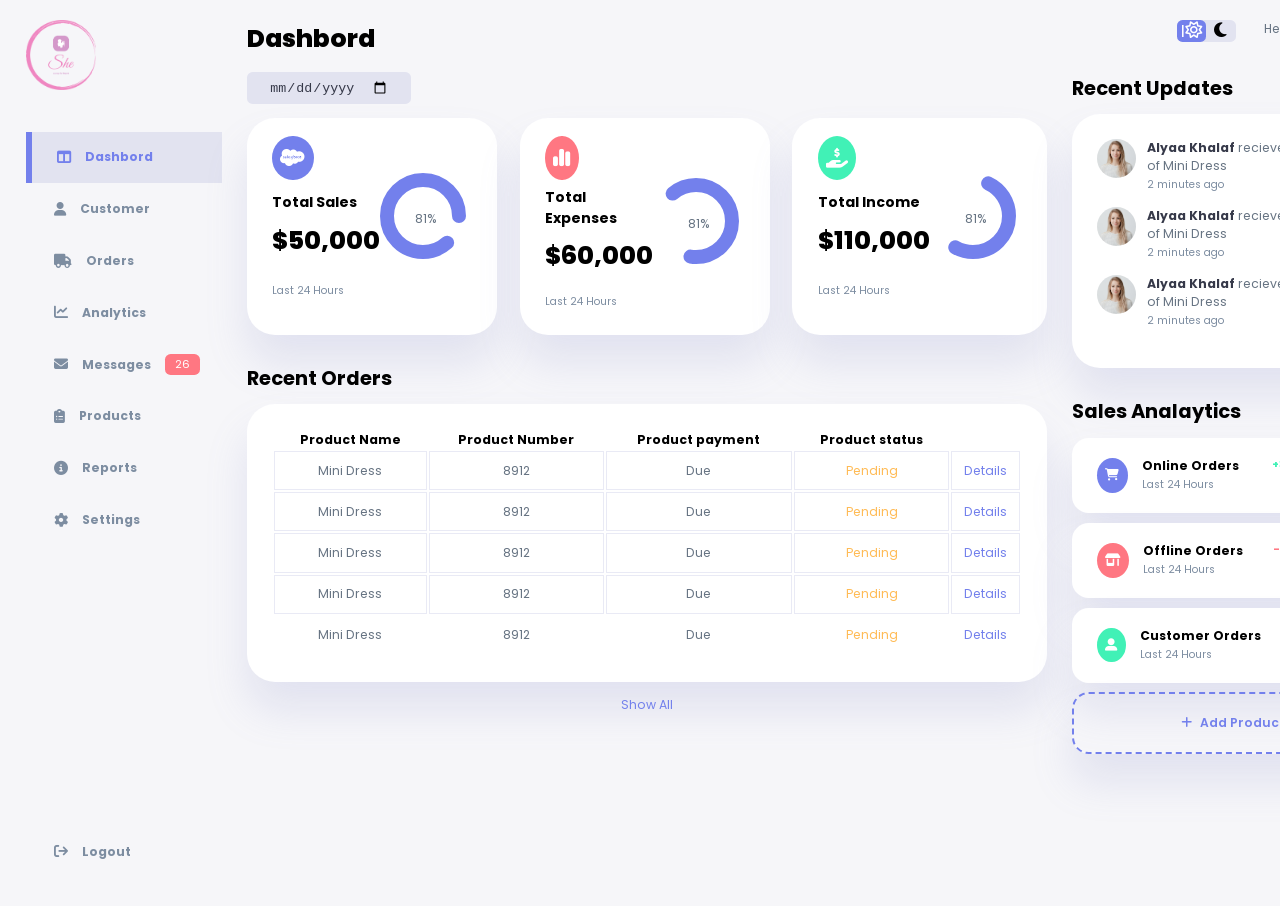
<file: admin page/index.html>
<!DOCTYPE html>
<html lang="en">
  <head>
    <meta charset="UTF-8" />
    <meta name="viewport" content="width=device-width, initial-scale=1.0" />
    <title>Admin Page</title>
    <link rel="stylesheet" href="style.css" />
   <link rel="stylesheet" href="https://cdnjs.cloudflare.com/ajax/libs/font-awesome/6.4.0/css/all.min.css" integrity="sha512-iecdLmaskl7CVkqkXNQ/ZH/XLlvWZOJyj7Yy7tcenmpD1ypASozpmT/E0iPtmFIB46ZmdtAc9eNBvH0H/ZpiBw==" crossorigin="anonymous" referrerpolicy="no-referrer" />
</head>
  <body>
    <div class="container">
<aside>
            <div class="top">
          <div class="logo">
            <img src="images/Asset 2.png" alt="for logo" />
          </div>
          <div class="close" id="close-btn"><i class="fa-solid fa-xmark"></i></div>
          </div>
          <div class="sidebar">
            <a href="#" class="active">
            <span><i class="fa-solid fa-table-columns"></i></span>
              <h3>Dashbord</h3> </a
            ><a href="#" >
                <span><i class="fa-solid fa-user"></i></span>
            <h3>Customer</h3> </a
            ><a href="#">
              <span><i class="fa-solid fa-truck"></i></span>
              <h3>Orders</h3> </a
            ><a href="#">
              <span><i class="fa-solid fa-chart-line"></i></span>
              <h3>Analytics</h3> </a
            ><a href="#">
              <span><i class="fa-solid fa-envelope"></i></span>
              <h3>Messages</h3>
              <span class="message-count">26</span> </a
            ><a href="#">
              <span><i class="fa-solid fa-clipboard-list"></i></span>
              <h3>Products</h3> </a
            ><a href="#">
              <span><i class="fa-solid fa-circle-info"></i></span>
              <h3>Reports</h3> </a
            ><a href="#">
              <span><i class="fa-solid fa-gear"></i></span>
              <h3>Settings</h3> </a
            ><a href="#">
              <span><i class="fa-solid fa-arrow-right-from-bracket"></i></span>
              <h3>Logout</h3>
            </a>
          </div>
      </aside>
      <!-- End of aside -->
      <main>
        <h1>Dashbord</h1>
        <div class="date">
            <input type="date">
        </div>
        <div class="insights">
            <div class="sales">
                <span><i class="fa-brands fa-salesforce"></i></span>
                <div class="middle">
                    <div class="left">
                        <h3>Total Sales</h3>
                        <h1>$50,000</h1>
                    </div>
                    <div class="progress">
                        <svg>
                            <circle cx="38" cy="38" r="36"></circle>
                        </svg>
                        <div class="number">
                            <p>81%</p>
                        </div>
                    </div>
                </div>
                <small class="text-muted">Last 24 Hours</small>
            </div>
            <!-- End for sales -->
               <div class="expenses">
                <span><i class="fa-solid fa-chart-simple"></i></span>
                <div class="middle">
                    <div class="left">
                        <h3>Total Expenses</h3>
                        <h1>$60,000</h1>
                    </div>
                    <div class="progress">
                        <svg>
                            <circle cx="38" cy="38" r="36"></circle>
                        </svg>
                        <div class="number">
                            <p>81%</p>
                        </div>
                    </div>
                </div>
                <small class="text-muted">Last 24 Hours</small>
            </div>
            <!-- End of Expenses -->
               <div class="income">
                <span><i class="fa-solid fa-hand-holding-dollar"></i></span>
                <div class="middle">
                    <div class="left">
                        <h3>Total Income</h3>
                        <h1>$110,000</h1>
                    </div>
                    <div class="progress">
                        <svg>
                            <circle cx="38" cy="38" r="36"></circle>
                        </svg>
                        <div class="number">
                            <p>81%</p>
                        </div>
                    </div>
                </div>
                <small class="text-muted">Last 24 Hours</small>
            </div>
            <!-- End of income -->
        </div>
        <!-- End of insights -->
        <div class="recent-orders">
            <h2>Recent Orders</h2>
            <table>
                <thead>
                    <tr>
                    <th>Product Name</th>
                    <th>Product Number</th>
                    <th>Product payment</th>
                    <th>Product status</th>
                    <th></th>
                    </tr>
                    <tbody>
                        <tr>
                            <td>Mini Dress</td>
                            <td>8912</td>
                            <td>Due</td>
                            <td class="warnning">Pending</td>
                            <td class="primary">Details</td>
                        </tr> 
                        <tr>
                            <td>Mini Dress</td>
                            <td>8912</td>
                            <td>Due</td>
                            <td class="warnning">Pending</td>
                            <td class="primary">Details</td>
                        </tr>
                        <tr>
                            <td>Mini Dress</td>
                            <td>8912</td>
                            <td>Due</td>
                            <td class="warnning">Pending</td>
                            <td class="primary">Details</td>
                        </tr> 
                        <tr>
                            <td>Mini Dress</td>
                            <td>8912</td>
                            <td>Due</td>
                            <td class="warnning">Pending</td>
                            <td class="primary">Details</td>
                        </tr>
                         <tr>
                            <td>Mini Dress</td>
                            <td>8912</td>
                            <td>Due</td>
                            <td class="warnning">Pending</td>
                            <td class="primary">Details</td>
                        </tr>
                    </tbody>
                </thead>
            </table>
            <a href="#">Show All</a>
        </div>
      </main>
      <!-- End Of Main -->
      <div class="right">
        <div class="top">
            <button id="menu-btn">
                <span><i class="fa-solid fa-bars"></i></span>
            </button>
            <div class="theme-toggler">
                <span class="active">l<i class="fa-regular fa-sun"></i></span>
                <span><i class="fa-solid fa-moon"></i></span>
            </div>
            <div class="profile">
                <div class="info">
                    <p>Hey, <b>Aliaa</b></p>
                    <small class="text-muted">Admin</small>
                </div>
                <div class="profile-photo">
                    <img src="images/profile1.png" alt="profile photo">
                </div>
            </div>
        </div>
        <!-- End of the top -->
        <div class="recent-updates">
            <h2>Recent Updates</h2>
            <div class="updates">
                <div class="update">
                    <div class="profile-photo">
                        <img src="images/profile1.png" alt="second profile photo">
                    </div>
                    <div class="message">
                        <p><b>Alyaa Khalaf</b> recieved her order of Mini Dress</p>
                        <small class="text-muted">2 minutes ago</small>
                    </div>
                </div>
                <div class="update">
                    <div class="profile-photo">
                        <img src="images/profile1.png" alt="third profile photo">
                    </div>
                    <div class="message">
                        <p><b>Alyaa Khalaf</b> recieved her order of Mini Dress</p>
                        <small class="text-muted">2 minutes ago</small>
                    </div>
                </div>
                <div class="update">
                    <div class="profile-photo">
                        <img src="images/profile1.png" alt="fourth profile photo">
                    </div>
                    <div class="message">
                        <p><b>Alyaa Khalaf</b> recieved her order of Mini Dress</p>
                        <small class="text-muted">2 minutes ago</small>
                    </div>
                </div>
            </div>
        </div>
        <!-- End of recent Updates -->
        <div class="sales-analytics">
            <h2>Sales Analaytics</h2>
            <div class="item online">
                <div class="icon">
                    <span><i class="fa-solid fa-cart-shopping"></i></span>
                </div>
                <div class="right">
                    <div class="info">
                        <h3>Online Orders</h3>
                        <small class="text-muted">Last 24 Hours</small>
                    </div>
                    <h5 class="success">+39%</h5>
                    <h3>6798</h3>
                </div>
            </div>
            <div class="item offline">
                <div class="icon">
                    <span><i class="fa-solid fa-shop"></i></span>
                </div>
                <div class="right">
                    <div class="info">
                        <h3>Offline Orders</h3>
                        <small class="text-muted">Last 24 Hours</small>
                    </div>
                    <h5 class="danger">-20%</h5>
                    <h3>1000</h3>
                </div>
            </div>
            <div class="item customers">
                <div class="icon">
                    <span><i class="fa-solid fa-user-large"></i></span>
                </div>
                <div class="right">
                    <div class="info">
                        <h3>Customer Orders</h3>
                        <small class="text-muted">Last 24 Hours</small>
                    </div>
                    <h5 class="success">+29%</h5>
                    <h3>798</h3>
                </div>
            </div>
            <div class="item add-product">
                <div>
                    <span><i class="fa-solid fa-plus"></i></span>
                    <h3>Add Product</h3>
                </div>
            </div>
        </div>
      </div>
       <!-- <form id="product-form" style="display: none;">
        <label for="productName">Product Name</label>
        <input type="text" name="productName">
        <label for="productPrice">Product Price</label>
        <input type="number" name="productPrice">
        <label for="productImage">Product Image</label>
        <input type="file" accept="images/*">
    </form> -->
    </div>

   
    <script src="script.js"></script>
    <script src="orders.js"></script>
  </body>
</html>
</file>
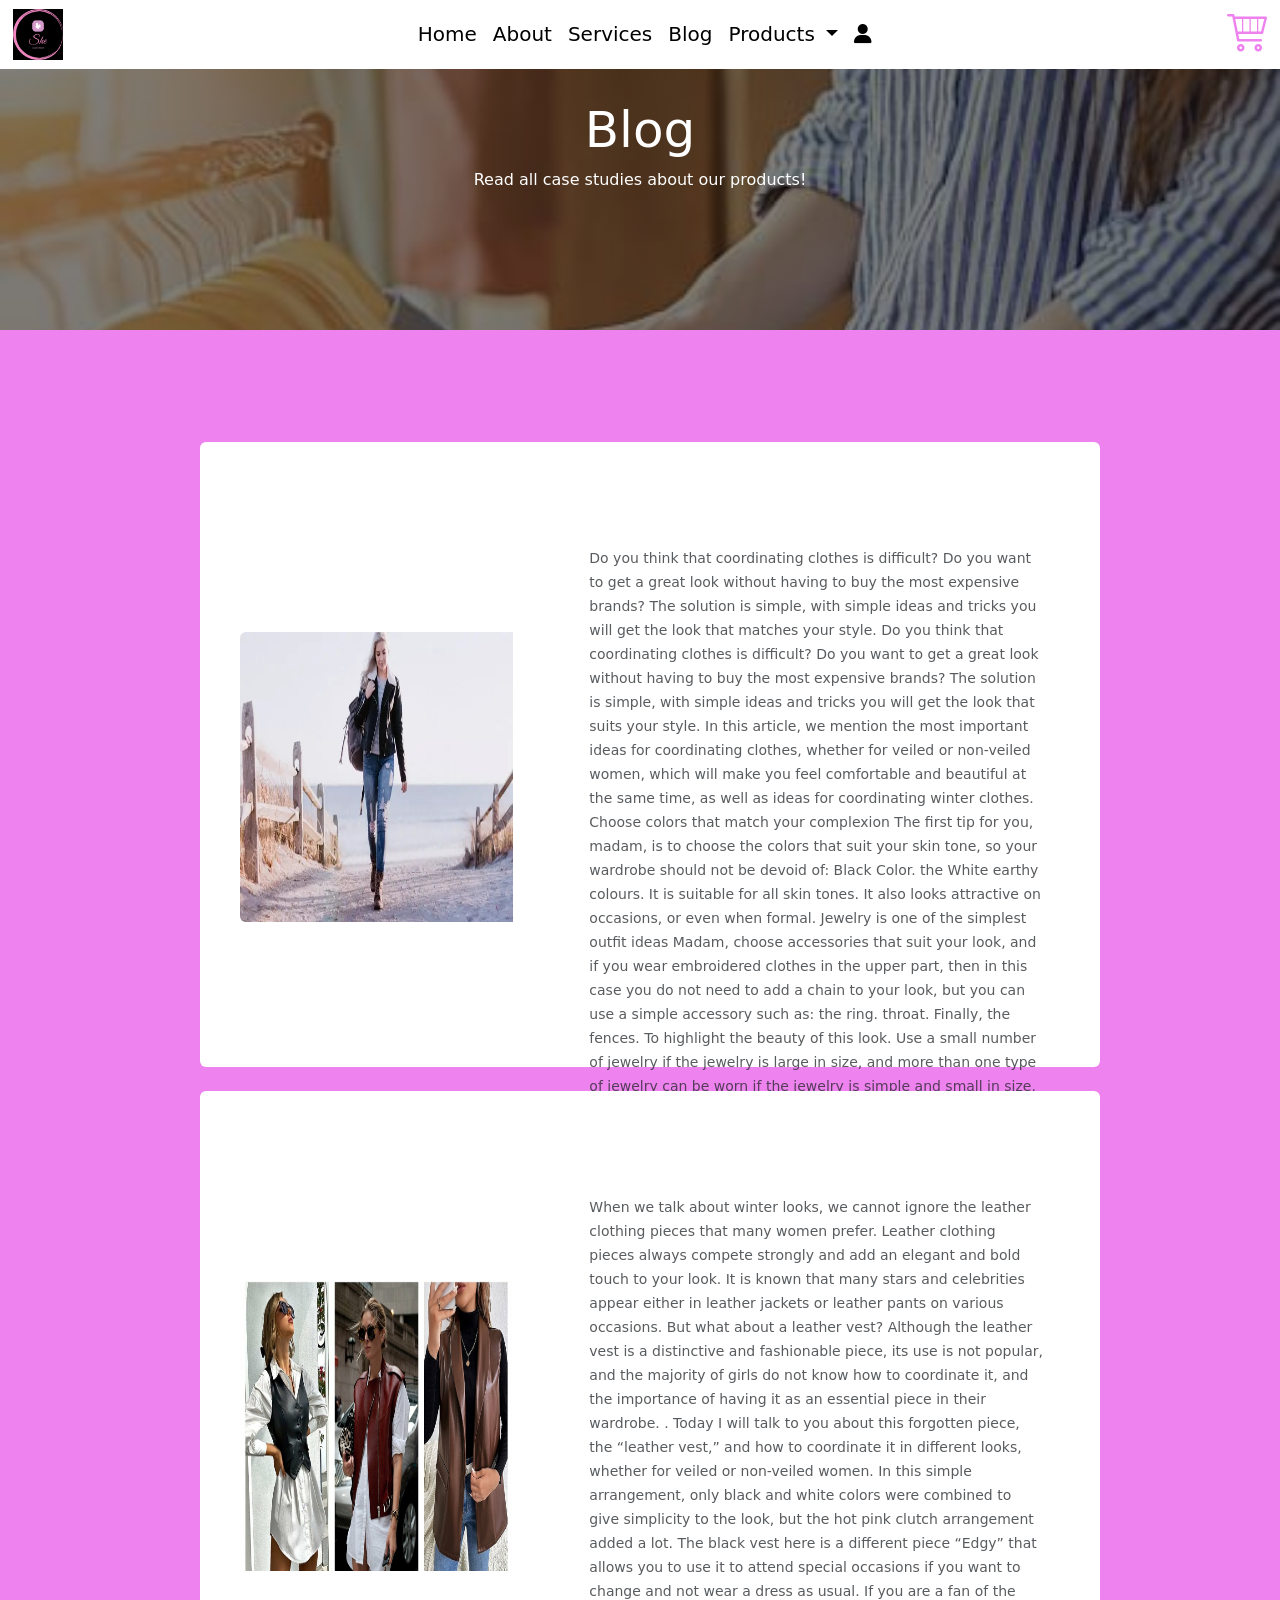
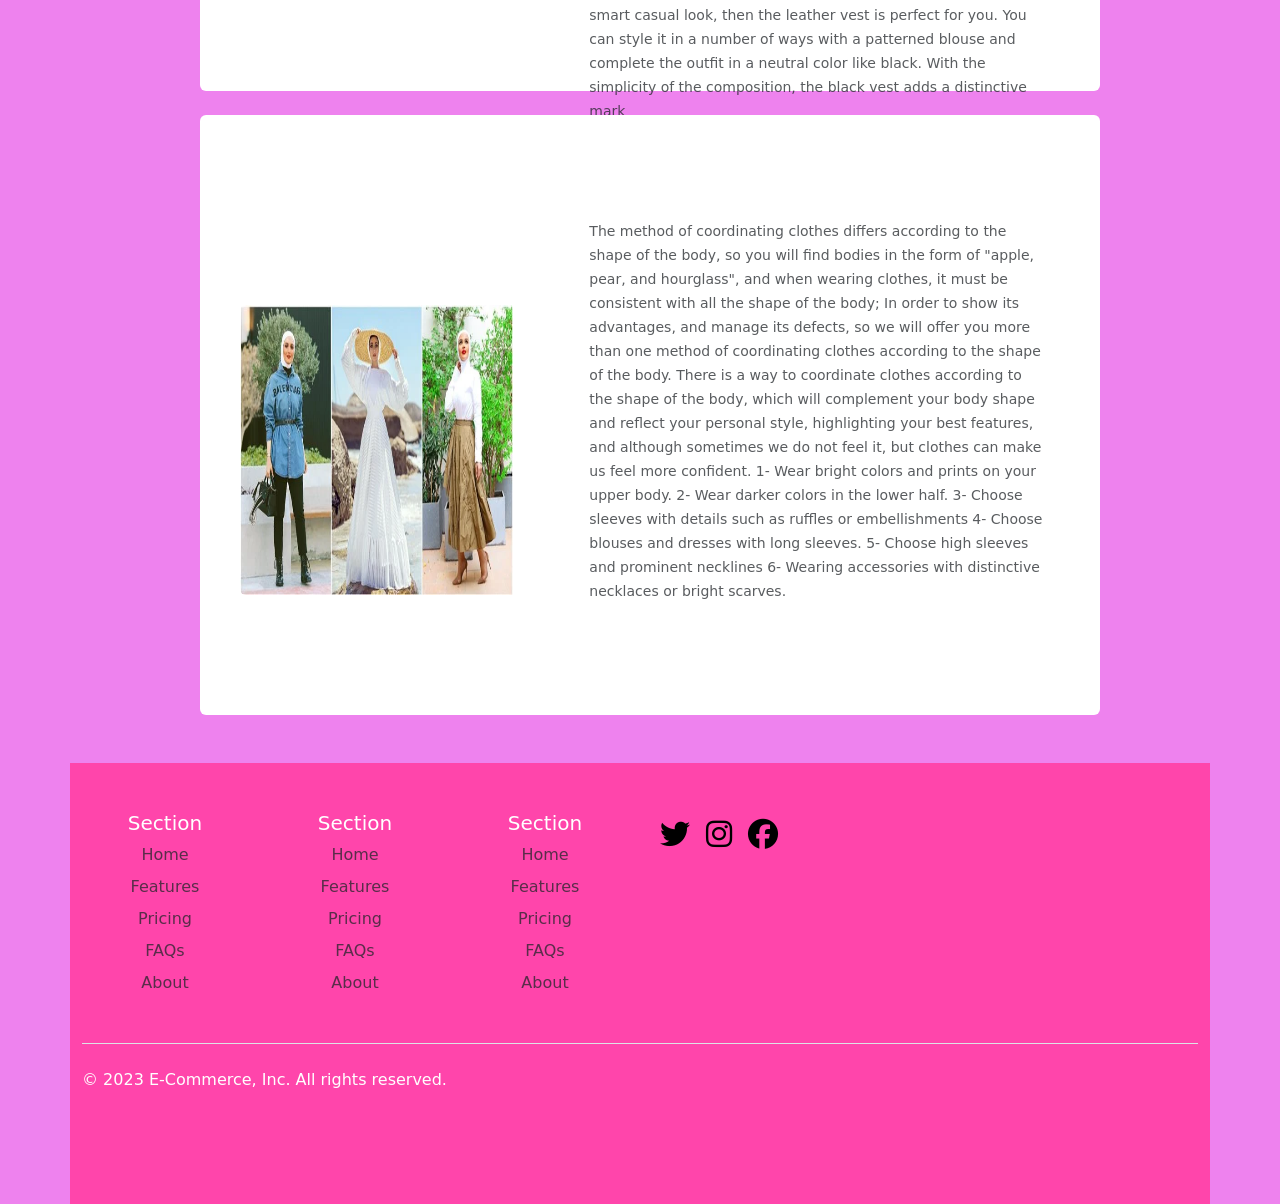
<file: blog/blog.html>
<!DOCTYPE html>
<html lang="en">

<head>
  <meta charset="UTF-8">
  <meta name="viewport" content="width=device-width, initial-scale=1.0">
  <title>Blog</title>
   <link rel="stylesheet" href="../icomoon/style.css" />
  <link rel="stylesheet" href="blog.css">
  <link rel="stylesheet" href="css/bootstrap.min.css">
  <link rel="stylesheet" href="https://cdnjs.cloudflare.com/ajax/libs/font-awesome/6.4.0/css/all.min.css"
    integrity="sha512-iecdLmaskl7CVkqkXNQ/ZH/XLlvWZOJyj7Yy7tcenmpD1ypASozpmT/E0iPtmFIB46ZmdtAc9eNBvH0H/ZpiBw=="
    crossorigin="anonymous" referrerpolicy="no-referrer" />
</head>

  
<body style="background-color: #ee82ee;">
  <nav class="navbar navbar-expand-lg fixed-top bg-white" style="border: 1px solid white">
    <div class="container-fluid">
      <button class="navbar-toggler" type="button" data-bs-toggle="collapse" data-bs-target="#navbarSupportedContent"
        aria-controls="navbarSupportedContent" aria-expanded="false" aria-label="Toggle navigation">
        <span class="navbar-toggler-icon"></span>
      </button>

      <img src="IMG/photo_2023-07-31_13-55-43.jpg"style="width: 50px;" alt="">

      <div class="collapse navbar-collapse" id="navbarSupportedContent">
        <ul class="navbar-nav mx-auto mb-0 mb-lg-0 fs-5">
          <li class="nav-item">
            <a class="nav-link active" aria-current="page" href="../index.html">Home</a>
          </li>
          <li class="nav-item">
            <a class="nav-link active" href="../index.html #about">About</a>
          </li>
          <li class="nav-item">
            <a class="nav-link active" href="../pages/service.html">Services</a>
          </li>
          <li class="nav-item">
            <a class="nav-link active" href="#">Blog</a>
          </li>
          <li class="nav-item dropdown">
            <a class="nav-link dropdown-toggle active" href="#" role="button" data-bs-toggle="dropdown"
              aria-expanded="false">
              Products
            </a>
            <ul class="dropdown-menu">
              <li><a class="dropdown-item" href="../products/Shop/product.html">Shop</a></li>
              <li><a class="dropdown-item" href="../products/Fproduct/feature_product.html">Feature product</a></li>
              <li>
                <hr class="dropdown-divider" />
              </li>
              <li>
                <a class="dropdown-item" href="../products/Narrival/newArrival.html">New Arrival</a>
              </li>
            </ul>
          </li>
          <li class="nav-item">
            <a class="nav-link active" href="../pages/form.html " title="Create Account"><i class="fa-solid fa-user"></i></a>
          </li>
        </ul>

        <a href="../products/Shop/cart.html" style="text-decoration: none;">
          <span class="icon-cart1 fs-1 " style="color: #ee82ee;"></span>
        </a>
      </div>
    </div>
  </nav>

  <div class="home">
    <div class="component-fluid">
      <h1>Blog</h1>
      <p>Read all case studies about our products!</p>
    </div>

    <div class="content">
      <div class="row">
        <div class="col-lg-12 ">
          <div class="card mb-4" style="max-width:900px;height: 625px;">
            <div class="row g-0">
              <div class="col-md-4">
                <img src="IMG/clothes-styling-ideas.jpg" class="img-fluid rounded-start"
                  style="width:100%;height:290px;margin-top: 150px;">
              </div>
              <div class="col-md-8">
                <div class="card-body mt-5">

                  <p class="card-text"><small class="text-body-secondary">Do you think that coordinating clothes is
                      difficult? Do you want to get a great look without having to buy the most expensive brands? The
                      solution is simple, with simple ideas and tricks you will get the look that matches your style.
                      Do you think that coordinating clothes is difficult? Do you want to get a great look without
                      having to buy the most expensive brands? The solution is simple, with simple ideas and tricks you
                      will get the look that suits your style. In this article, we mention the most important ideas for
                      coordinating clothes, whether for veiled or non-veiled women, which will make you feel comfortable
                      and beautiful at the same time, as well as ideas for coordinating winter clothes.
                      Choose colors that match your complexion
                      The first tip for you, madam, is to choose the colors that suit your skin tone, so your wardrobe
                      should not be devoid of:
                      Black Color.
                      the White
                      earthy colours.
                      It is suitable for all skin tones. It also looks attractive on occasions, or even when formal.
                      Jewelry is one of the simplest outfit ideas
                      Madam, choose accessories that suit your look, and if you wear embroidered clothes in the upper
                      part, then in this case you do not need to add a chain to your look, but you can use a simple
                      accessory such as:
                      the ring.
                      throat.
                      Finally, the fences.
                      To highlight the beauty of this look.
                      Use a small number of jewelry if the jewelry is large in size, and more than one type of jewelry
                      can be worn if the jewelry is simple and small in size.</small></p>

                </div>
              </div>
            </div>
          </div>
        </div>


        <div class="col-lg-12 ">
          <div class="card mb-4" style="max-width:900px;height:600px;">
            <div class="row g-0">
              <div class="col-md-4">
                <img src="IMG/large_1200_VestCollagefustany__2___1_.jpg" class="img-fluid rounded-start"
                  style="width: 100%; height:290px;margin-top: 150px;">
              </div>
              <div class="col-md-8">
                <div class="card-body mt-5">

                  <p class="card-text"><small class="text-body-secondary">When we talk about winter looks, we cannot
                      ignore the leather clothing pieces that many women prefer. Leather clothing pieces always compete
                      strongly and add an elegant and bold touch to your look. It is known that many stars and
                      celebrities appear either in leather jackets or leather pants on various occasions. But what about
                      a leather vest? Although the leather vest is a distinctive and fashionable piece, its use is not
                      popular, and the majority of girls do not know how to coordinate it, and the importance of having
                      it as an essential piece in their wardrobe. . Today I will talk to you about this forgotten piece,
                      the “leather vest,” and how to coordinate it in different looks, whether for veiled or non-veiled
                      women.



                      In this simple arrangement, only black and white colors were combined to give simplicity to the
                      look, but the hot pink clutch arrangement added a lot. The black vest here is a different piece
                      “Edgy” that allows you to use it to attend special occasions if you want to change and not wear a
                      dress as usual.

                      If you are a fan of the smart casual look, then the leather vest is perfect for you. You can style
                      it in a number of ways with a patterned blouse and complete the outfit in a neutral color like
                      black. With the simplicity of the composition, the black vest adds a distinctive mark</small></p>

                </div>
              </div>
            </div>
          </div>
        </div>


        <div class="col-lg-12 ">
          <div class="card mb-5" style="max-width:900px;height:600px;">
            <div class="row g-0">
              <div class="col-md-4">
                <img src="IMG/879.webp" class="img-fluid rounded-start"
                  style="width: 100%; height:290px; margin-top: 150px;">
              </div>
              <div class="col-md-8">
                <div class="card-body mt-5">

                  <p class="card-text"><small class="text-body-secondary">The method of coordinating clothes differs
                      according to the shape of the body, so you will find bodies in the form of "apple, pear, and
                      hourglass", and when wearing clothes, it must be consistent with all the shape of the body; In
                      order to show its advantages, and manage its defects, so we will offer you more than one method of
                      coordinating clothes according to the shape of the body.

                      There is a way to coordinate clothes according to the shape of the body, which will complement
                      your body shape and reflect your personal style, highlighting your best features, and although
                      sometimes we do not feel it, but clothes can make us feel more confident.

                      1- Wear bright colors and prints on your upper body.
                      2- Wear darker colors in the lower half.
                      3- Choose sleeves with details such as ruffles or embellishments
                      4- Choose blouses and dresses with long sleeves.
                      5- Choose high sleeves and prominent necklines
                      6- Wearing accessories with distinctive necklaces or bright scarves.</small></p>

                </div>
              </div>
            </div>
          </div>
        </div>
      </div>
    </div>
    <div class="container" style="width: 100%; background-color:  #ff45ab">
      <footer class="py-5">
        <div class="row">
          <div class="col-6 col-md-2 mb-3">
            <h5>Section</h5>
            <ul class="nav flex-column">
              <li class="nav-item mb-2">
                <a href="#" class="nav-link p-0 text-body-secondary">Home</a>
              </li>
              <li class="nav-item mb-2">
                <a href="#" class="nav-link p-0 text-body-secondary">Features</a>
              </li>
              <li class="nav-item mb-2">
                <a href="#" class="nav-link p-0 text-body-secondary">Pricing</a>
              </li>
              <li class="nav-item mb-2">
                <a href="#" class="nav-link p-0 text-body-secondary">FAQs</a>
              </li>
              <li class="nav-item mb-2">
                <a href="#" class="nav-link p-0 text-body-secondary">About</a>
              </li>
            </ul>
          </div>

          <div class="col-6 col-md-2 mb-3">
            <h5>Section</h5>
            <ul class="nav flex-column">
              <li class="nav-item mb-2">
                <a href="#" class="nav-link p-0 text-body-secondary">Home</a>
              </li>
              <li class="nav-item mb-2">
                <a href="#" class="nav-link p-0 text-body-secondary">Features</a>
              </li>
              <li class="nav-item mb-2">
                <a href="#" class="nav-link p-0 text-body-secondary">Pricing</a>
              </li>
              <li class="nav-item mb-2">
                <a href="#" class="nav-link p-0 text-body-secondary">FAQs</a>
              </li>
              <li class="nav-item mb-2">
                <a href="#" class="nav-link p-0 text-body-secondary">About</a>
              </li>
            </ul>
          </div>

          <div class="col-6 col-md-2 mb-3">
            <h5>Section</h5>
            <ul class="nav flex-column">
              <li class="nav-item mb-2">
                <a href="#" class="nav-link p-0 text-body-secondary">Home</a>
              </li>
              <li class="nav-item mb-2">
                <a href="#" class="nav-link p-0 text-body-secondary">Features</a>
              </li>
              <li class="nav-item mb-2">
                <a href="#" class="nav-link p-0 text-body-secondary">Pricing</a>
              </li>
              <li class="nav-item mb-2">
                <a href="#" class="nav-link p-0 text-body-secondary">FAQs</a>
              </li>
              <li class="nav-item mb-2">
                <a href="#" class="nav-link p-0 text-body-secondary">About</a>
              </li>
            </ul>
          </div>
          <div class="col-4 col-md-6 mb-3 text-center">
            <ul class="list-unstyled d-flex">
              <li class="m-2">
                <a class="link-body-emphasis" href="#"><i class="fa-brands fa-twitter" style="font-size: 30px;"></i></a>
              </li>
              <li class="m-2">
                <a class="link-body-emphasis" href="#"><i class="fa-brands fa-instagram" style="font-size: 30px;"></i>
              </li>
              <li class="m-2">
                <a class="link-body-emphasis" href="#">
                  <i class="fa-brands fa-facebook" style="font-size: 30px;"></i></a>
              </li>
            </ul>
          </div>
        </div>

        <div class="d-flex flex-column flex-sm-row justify-content-between py-4 my-4 border-top">
          <p>&copy; 2023 E-Commerce, Inc. All rights reserved.</p>
        </div>
      </footer>
      <script src="https://cdnjs.cloudflare.com/ajax/libs/jquery/3.7.0/jquery.min.js"></script>
      <script src="https://cdnjs.cloudflare.com/ajax/libs/popper.js/2.11.8/umd/popper.min.js"></script>
      <script src="https://cdnjs.cloudflare.com/ajax/libs/bootstrap/5.3.0/js/bootstrap.min.js"></script>
</body>

</html>
</file>
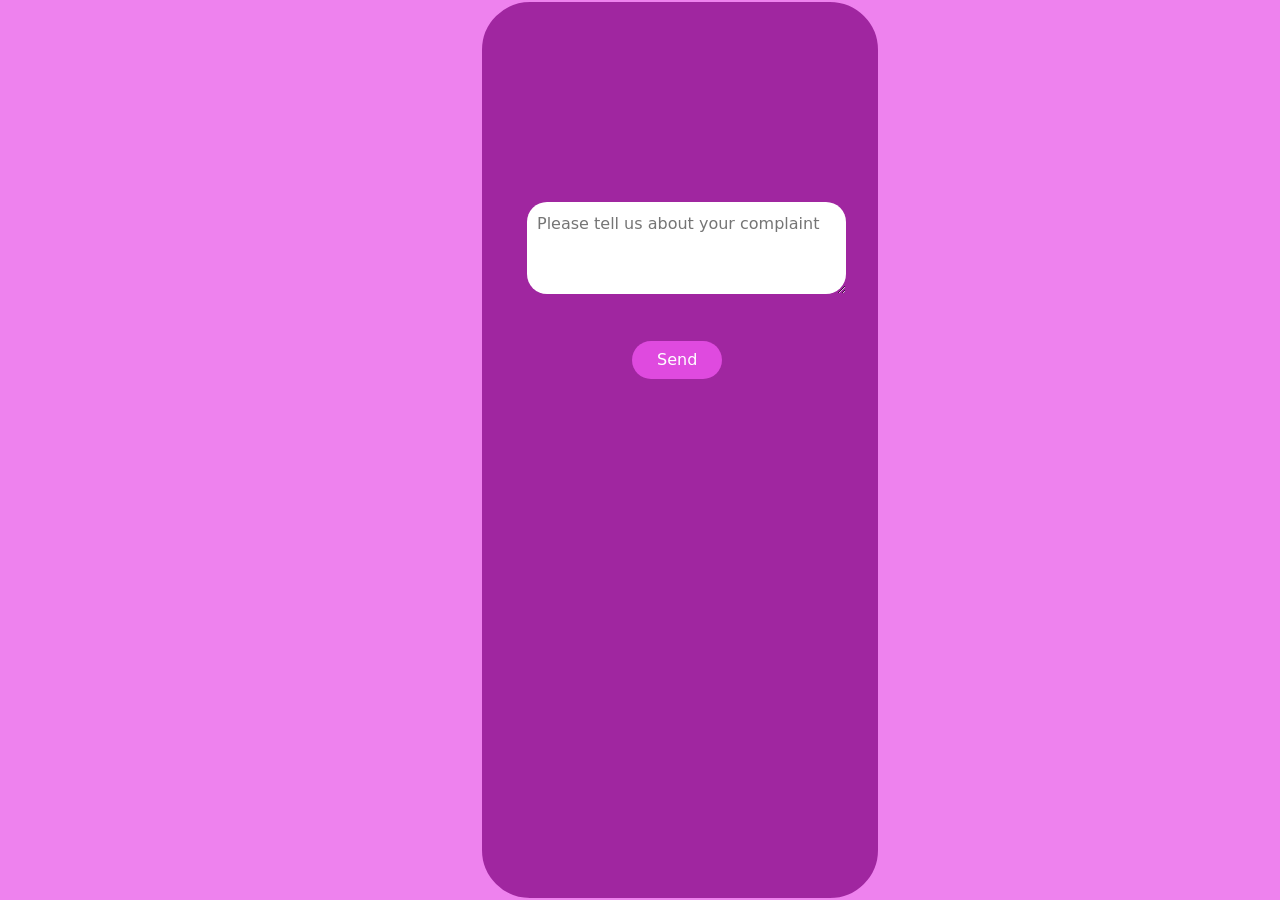
<file: pages/complaint.html>
<!DOCTYPE html>
<html lang="en">
  <head>
    <meta charset="UTF-8" />
    <meta name="viewport" content="width=device-width, initial-scale=1.0" />
    <title>Complaint</title>
    <link
      rel="stylesheet"
      href="https://pro.fontawesome.com/releases/v5.10.0/css/all.css"
      integrity="sha384-AYmEC3Yw5cVb3ZcuHtOA93w35dYTsvhLPVnYs9eStHfGJvOvKxVfELGroGkvsg+p"
      crossorigin="anonymous"
    />
    <link rel="stylesheet" href="../css/bootstrap.min.css" />
  </head>
  <body style="background: #ee82ee">
    <div
      style="
        width: 400px;
        height: 100vh;
        background-color: #a026a0;
        border-radius: 50px;
        border: 2px solid #ee82ee;
        margin-left: 480px;
      "
    >
      <div>
        <textarea
          placeholder="Please tell us about your complaint"
          cols="35"
          rows="3"
          style="
            border-radius: 20px;
            padding: 10px;
            margin-top: 200px;
            margin-left: 45px;
            border: none;
            outline: none;
          "
        ></textarea>
      </div>
      <div>
        <button
          class="btn px-4"
          style="
            margin-left: 150px;
            margin-top: 40px;
            border-radius: 50px;
            background: #df4adf;
            color: #fff;
          "
        >
          Send
        </button>
      </div>
    </div>
  </body>
</html>
</file>
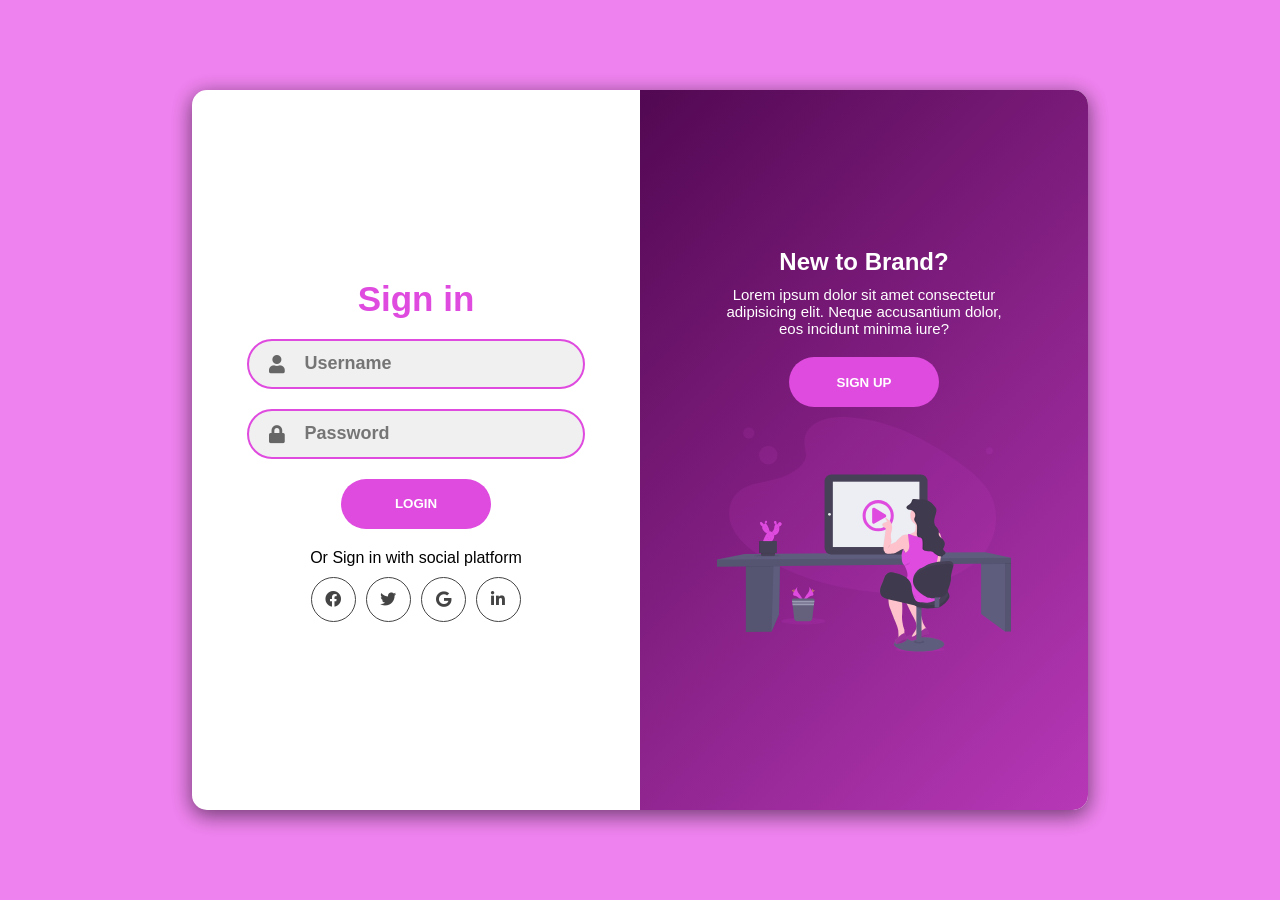
<file: pages/form.html>
<!DOCTYPE html>
<html lang="en">
  <head>
    <meta charset="UTF-8" />
    <meta http-equiv="X-UA-Compatible" content="IE=edge" />
    <meta name="viewport" content="width=device-width, initial-scale=1.0" />
    <link
      rel="stylesheet"
      href="https://pro.fontawesome.com/releases/v5.10.0/css/all.css"
      integrity="sha384-AYmEC3Yw5cVb3ZcuHtOA93w35dYTsvhLPVnYs9eStHfGJvOvKxVfELGroGkvsg+p"
      crossorigin="anonymous"
    />
    <link rel="stylesheet" href="../css/form.css" />
    <title>signin-signup</title>
  </head>
  <body>
    <div class="container">
      <div class="signin-signup">
        <form action="" class="sign-in-form">
          <h2 class="title">Sign in</h2>
          <div class="input-field">
            <i class="fas fa-user"></i>
            <input type="text" placeholder="Username" />
          </div>
          <div class="input-field">
            <i class="fas fa-lock"></i>
            <input type="password" placeholder="Password" />
          </div>
          <input type="submit" value="Login" class="btn" />
          <p class="social-text">Or Sign in with social platform</p>
          <div class="social-media">
            <a href="#" class="social-icon">
              <i class="fab fa-facebook"></i>
            </a>
            <a href="" class="social-icon">
              <i class="fab fa-twitter"></i>
            </a>
            <a href="" class="social-icon">
              <i class="fab fa-google"></i>
            </a>
            <a href="" class="social-icon">
              <i class="fab fa-linkedin-in"></i>
            </a>
          </div>
          <p class="account-text">
            Don't have an account? <a href="#" id="sign-up-btn2">Sign up</a>
          </p>
        </form>
        <form action="" class="sign-up-form">
          <h2 class="title">Sign up</h2>
          <div class="input-field">
            <i class="fas fa-user"></i>
            <input type="text" placeholder="Username" />
          </div>
          <div class="input-field">
            <i class="fas fa-envelope"></i>
            <input type="text" placeholder="Email" />
          </div>
          <div class="input-field">
            <i class="fas fa-lock"></i>
            <input type="password" placeholder="Password" />
          </div>
          <input type="submit" value="Sign up" class="btn" />
          <p class="social-text">Or Sign in with social platform</p>
          <div class="social-media">
            <a href="#" class="social-icon">
              <i class="fab fa-facebook"></i>
            </a>
            <a href="" class="social-icon">
              <i class="fab fa-twitter"></i>
            </a>
            <a href="" class="social-icon">
              <i class="fab fa-google"></i>
            </a>
            <a href="" class="social-icon">
              <i class="fab fa-linkedin-in"></i>
            </a>
          </div>
          <p class="account-text">
            Already have an account? <a href="#" id="sign-in-btn2">Sign in</a>
          </p>
        </form>
      </div>
      <div class="panels-container">
        <div class="panel left-panel">
          <div class="content">
            <h3>Member of Brand?</h3>
            <p>
              Lorem ipsum dolor sit amet consectetur adipisicing elit. Neque
              accusantium dolor, eos incidunt minima iure?
            </p>
            <button class="btn" id="sign-in-btn">Sign in</button>
          </div>
          <img src="signin.svg" alt="" class="image" />
        </div>
        <div class="panel right-panel">
          <div class="content">
            <h3>New to Brand?</h3>
            <p>
              Lorem ipsum dolor sit amet consectetur adipisicing elit. Neque
              accusantium dolor, eos incidunt minima iure?
            </p>
            <button class="btn" id="sign-up-btn">Sign up</button>
          </div>
          <img src="signup.svg" alt="" class="image" />
        </div>
      </div>
    </div>
    <script src="../js/form.js"></script>
  </body>
</html>
</file>
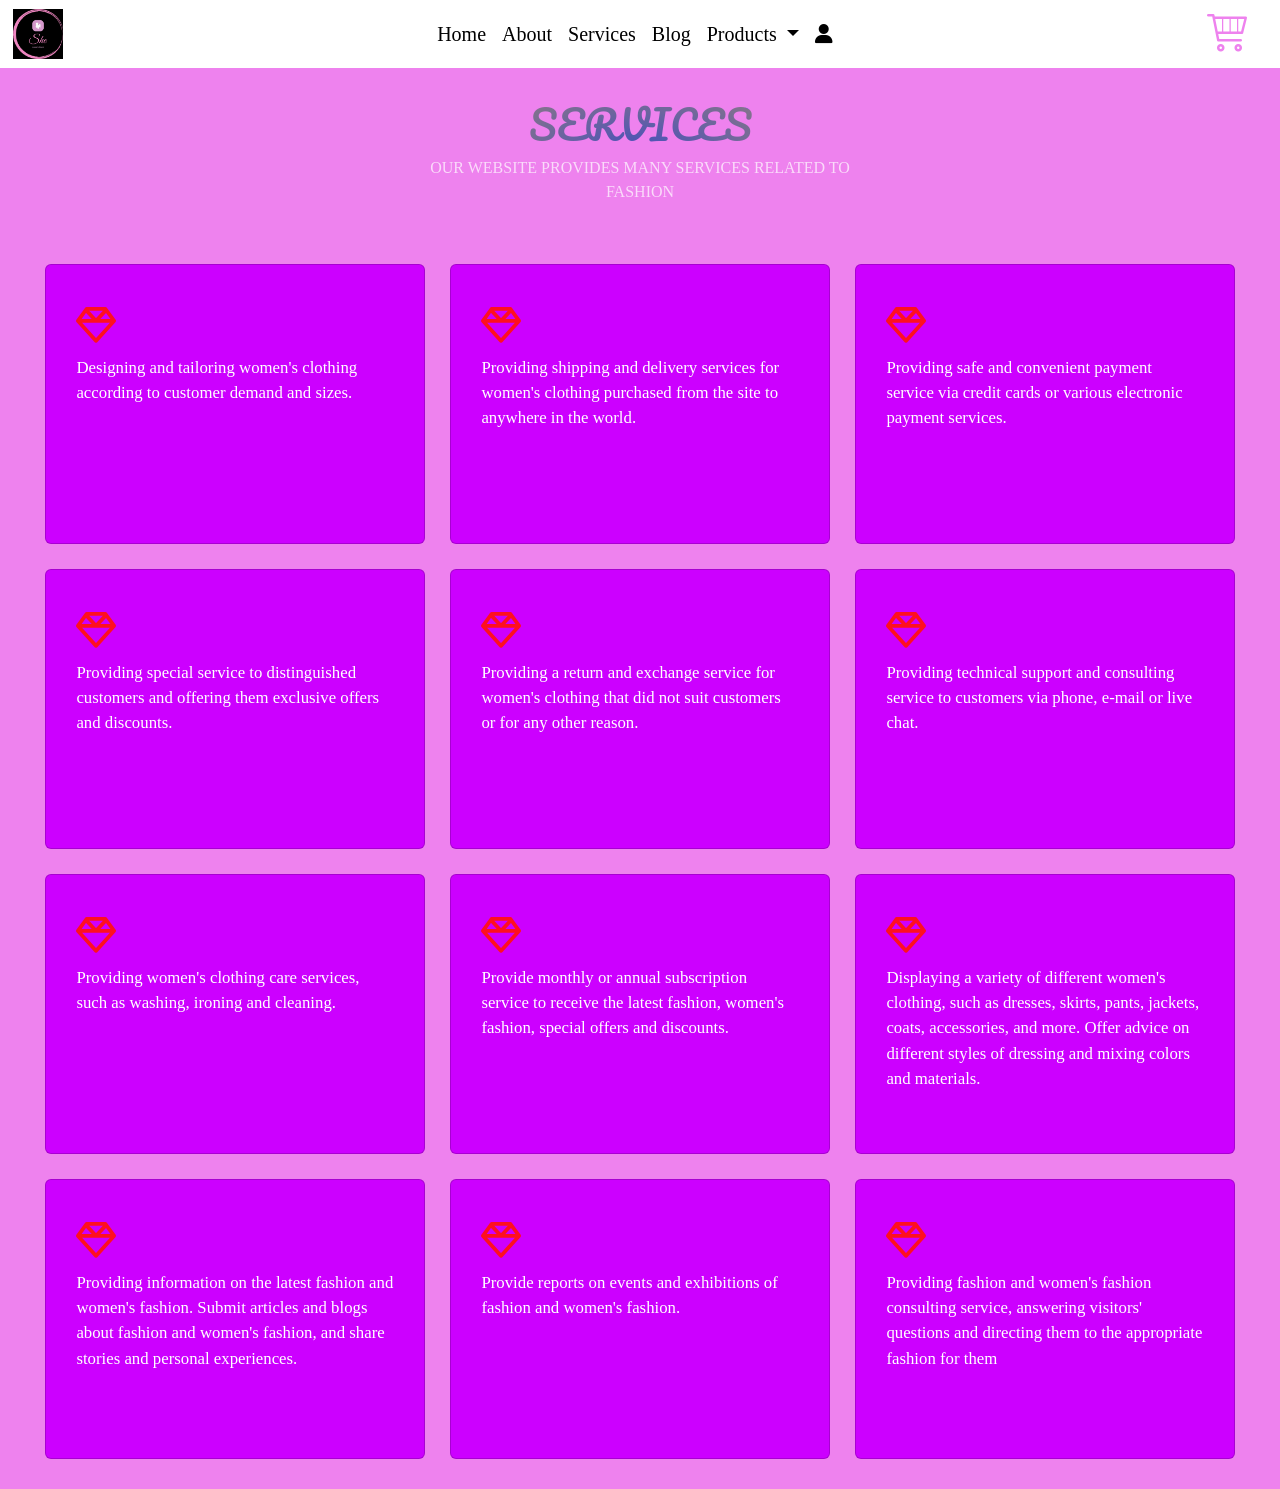
<file: pages/service.html>
<!DOCTYPE html>
<html lang="en">
  <head>
    <meta charset="UTF-8" />
    <meta name="viewport" content="width=device-width, initial-scale=1.0" />
    <title>Service</title>
    <link rel="stylesheet" href="../icomoon/style.css" />
    <link rel="stylesheet" href="../css/service.css" />
    <link
      rel="stylesheet"
      href="https://cdnjs.cloudflare.com/ajax/libs/font-awesome/6.4.0/css/all.min.css"
      integrity="sha512-iecdLmaskl7CVkqkXNQ/ZH/XLlvWZOJyj7Yy7tcenmpD1ypASozpmT/E0iPtmFIB46ZmdtAc9eNBvH0H/ZpiBw=="
      crossorigin="anonymous"
      referrerpolicy="no-referrer"
    />
  </head>
  <link rel="stylesheet" href="../css/bootstrap.min.css" />
  <body style="background: #ee82ee">
    <nav
      class="navbar navbar-expand-lg fixed-top bg-white"
      style="border: 1px solid white"
    >
      <div class="container-fluid">
        <button
          class="navbar-toggler"
          type="button"
          data-bs-toggle="collapse"
          data-bs-target="#navbarSupportedContent"
          aria-controls="navbarSupportedContent"
          aria-expanded="false"
          aria-label="Toggle navigation"
        >
          <span class="navbar-toggler-icon"></span>
        </button>

        <img src="images/photo_2023-07-31_13-55-43.jpg" style="width: 50px; height: 50px;"      alt="">

        <div class="collapse navbar-collapse" id="navbarSupportedContent">
          <ul class="navbar-nav mx-auto mb-0 mb-lg-0 fs-5">
            <li class="nav-item">
              <a
                class="nav-link active"
                aria-current="page"
                href="../index.html"
                >Home</a
              >
            </li>
            <li class="nav-item">
              <a class="nav-link active" href="../newabout/About.html">About</a>
            </li>
            <li class="nav-item">
              <a class="nav-link active" href="#">Services</a>
            </li>
            <li class="nav-item">
              <a class="nav-link active" href="../blog/blog.html">Blog</a>
            </li>
            <li class="nav-item dropdown">
              <a
                class="nav-link dropdown-toggle active"
                href="#"
                role="button"
                data-bs-toggle="dropdown"
                aria-expanded="false"
              >
                Products
              </a>
              <ul class="dropdown-menu">
                <li>
                  <a class="dropdown-item" href="../products/Shop/product.html"
                    >Shop</a
                  >
                </li>
                <li>
                  <a
                    class="dropdown-item"
                    href="../products/Fproduct/feature_product.html"
                    >Feature product</a
                  >
                </li>
                <li><hr class="dropdown-divider" /></li>
                <li>
                  <a
                    class="dropdown-item"
                    href="../products/Narrival/newArrival.html"
                    >New Arrival</a
                  >
                </li>
              </ul>
            </li>
            <li class="nav-item">
              <a
                class="nav-link active"
                href="../pages/form.html "
                title="Create Account"
                ><i class="fa-solid fa-user"></i
              ></a>
            </li>
          </ul>

          <a
            href="../products/Shop/cart.html"
            style="text-decoration: none; margin-right: 20px"
          >
            <span class="icon-cart1 fs-1" style="color: #ee82ee"></span>
          </a>
        </div>
      </div>
    </nav>
    <div class="container">
      <div id="service-section">
        <h1>Services</h1>
        <p id="pergraph">
          Our website provides many services related to fashion
        </p>
        <div class="cards">
          <div class="card">
            <i class="fa-regular fa-gem"></i>
            <div class="content">
              <p>
                Designing and tailoring women's clothing according to customer
                demand and sizes.
              </p>
            </div>
          </div>

          <div class="card">
            <i class="fa-regular fa-gem"></i>
            <div class="content">
              <p>
                Providing shipping and delivery services for women's clothing
                purchased from the site to anywhere in the world.
              </p>
            </div>
          </div>

          <div class="card">
            <i class="fa-regular fa-gem"></i>
            <div class="content">
              <p>
                Providing safe and convenient payment service via credit cards
                or various electronic payment services.
              </p>
            </div>
          </div>

          <div class="card">
            <i class="fa-regular fa-gem"></i>
            <div class="content">
              <p>
                Providing special service to distinguished customers and
                offering them exclusive offers and discounts.
              </p>
            </div>
          </div>

          <div class="card">
            <i class="fa-regular fa-gem"></i>
            <div class="content">
              <p>
                Providing a return and exchange service for women's clothing
                that did not suit customers or for any other reason.
              </p>
            </div>
          </div>

          <div class="card">
            <i class="fa-regular fa-gem"></i>
            <div class="content">
              <p>
                Providing technical support and consulting service to customers
                via phone, e-mail or live chat.
              </p>
            </div>
          </div>

          <div class="card">
            <i class="fa-regular fa-gem"></i>
            <div class="content">
              <p>
                Providing women's clothing care services, such as washing,
                ironing and cleaning.
              </p>
            </div>
          </div>

          <div class="card">
            <i class="fa-regular fa-gem"></i>
            <div class="content">
              <p>
                Provide monthly or annual subscription service to receive the
                latest fashion, women's fashion, special offers and discounts.
              </p>
            </div>
          </div>

          <div class="card">
            <i class="fa-regular fa-gem"></i>
            <div class="content">
              <p>
                Displaying a variety of different women's clothing, such as
                dresses, skirts, pants, jackets, coats, accessories, and more.
                Offer advice on different styles of dressing and mixing colors
                and materials.
              </p>
            </div>
          </div>

          <div class="card">
            <i class="fa-regular fa-gem"></i>

            <div class="content">
              <p>
                Providing information on the latest fashion and women's fashion.
                Submit articles and blogs about fashion and women's fashion, and
                share stories and personal experiences.
              </p>
            </div>
          </div>

          <div class="card">
            <i class="fa-regular fa-gem"></i>
            <div class="content">
              <p>
                Provide reports on events and exhibitions of fashion and women's
                fashion.
              </p>
            </div>
          </div>

          <div class="card">
            <i class="fa-regular fa-gem"></i>
            <div class="content">
              <p>
                Providing fashion and women's fashion consulting service,
                answering visitors' questions and directing them to the
                appropriate fashion for them
              </p>
            </div>
          </div>
        </div>
      </div>
    </div>

    <script src="../js/cdnjs.cloudflare.com_ajax_libs_jquery_3.7.0_jquery.min.js"></script>
    <script src="../js/cdnjs.cloudflare.com_ajax_libs_popper.js_2.11.8_umd_popper.min.js"></script>
    <script src="../js/cdnjs.cloudflare.com_ajax_libs_bootstrap_5.3.0_js_bootstrap.min.js"></script>
  </body>
</html>
</file>
<file: admin page/style.css>
@import url('https://fonts.googleapis.com/css2?family=Cedarville+Cursive&family=Poppins:wght@300;400;500;600;700;800&family=Wix+Madefor+Display&family=Work+Sans:wght@200;300;400;500;600;800&display=swap');
:root{
    --color-primary:#7380ec;
    --color-danger: #ff7782;
    --color-success:#41f1b6;
    --color-warnning:#ffbb55;
    --color-white:#fff;
    --color-info-dark:#7d8da1;
    --color-info-light:#dce1eb;
    --color-dark:#363949;
    --color-light:rgba(132,139,200,0.18);
    --color-primary-variant:#111e88;
    --color-dark-variant:#677483;
    --color-background:#f6f6f9;

    --card-border-radius:2rem;
    --border-radius-1: .4rem;
    --border-radius-2: .8rem;
    --border-radius-3: 1.2rem;

    --card-padding: 1.8rem;
    --padding-1: 1.2rem;

    --box-shadow: 0 2rem 3rem var(--color-light);
}
/* =============== Dark Theme Colors ========================= */
.dark-theme-variables{
    --color-background:#181e1e;
    --color-white:#202528;
    --color-dark:#edeffd;
    --color-dark-variant:#a3bdcc;
    --color-light:rgba(0 , 0 , 0 , 0.4);
    --box-shadow: 0 2rem 3rem var(--color-light)
}

*{
    padding:0;
    margin: 0;
    outline:0;
    appearance: none;
    border: 0;
    text-decoration: none;
    list-style: none;
    box-sizing: border-box;
}

html{
    font-size: 14px;
}

body{
    width: 100vw;
    height: 100vh;
    font-family: poppins, sans-serif;
    font-size: 0.88rem;
    background-color: var(--color-background);
    user-select: none;
    overflow-x: hidden;
}

.container {
    display: grid;
    width: 96%;
    margin: 0 auto;
    gap: 1.8rem;
    grid-template-columns: 14rem auto 23rem;
}

a{
    color: var(--color-dark);
}

img{
    display: block;
    width: 100%;
}

h1{
    font-weight: 800;
    font-size: 1.8rem;
}

h2{
    font-size: 1.4rem;
}

h3{
    font-size: 0.87rem;
}

h4{
    font-size: 0.8rem;
}

h5{
    font-size: 0.77rem;
}

small{
    font-size: 0.75rem;
}

.profile-photo{
    width: 2.8rem;
    height: 2.8rem;
    border-radius: 50%;
    overflow: hidden;
}

.text-muted{
    color: var(--color-info-dark);
}

p{
    color:var(--color-dark-variant);
}

b{
    color: var(--color-dark);
}

.primary {
    color:var(--color-primary)
}

.danger {
    color: var(--color-danger);
}

.success {
    color: var(--color-success);
}

.warnning {
    color: var(--color-warnning);
}

aside{
    height: 100vh;
}

aside .top{
    display: flex;
    align-items: center;
    justify-content: space-between;
    margin-top: 1.4rem;
}

aside .logo{
    display: flex;
    gap: 0.8rem;
}

aside .logo img{
    width: 5rem;
    height: 5rem;
}

aside .close{
    display: none;
}
/*========================================== SideBar ===================================*/
aside .sidebar{
    display: flex;
    flex-direction: column;
    height: 86vh;
    position: relative;
    top: 3rem;
}

aside .h3{
    font-weight: 500;
}

aside .sidebar a{
    display: flex;
    color: var(--color-info-dark);
    margin-left: 2rem;
    gap: 1rem;
    align-items: center;
    position: relative;
    height: 3.7rem;
    transition: all 300ms ease;
}

aside .sidebar a span{
    font-size: 1rem;
    transition: all 300ms ease;
}

aside .sidebar a:last-child{
    position: absolute;
    bottom: 2rem;
    width: 100%;
}

aside .sidebar a.active{
background-color: var(--color-light);
color: var(--color-primary);
margin-left: 0;
}
aside .sidebar a.active:before{
    content: '';
    width: 6px;
    height: 100%;
    background-color: var(--color-primary);
}
aside .sidebar a.active span{
    margin-left: calc(1rem - 3px);
}

aside .sidebar a:hover{
    color: var(--color-primary);
}

aside .sidebar a:hover span{
    margin-left: 1rem;
}

aside .sidebar .message-count{
    background-color: var(--color-danger);
    color: var(--color-white);
    padding: 2px 10px;
    font-size: 11px;
    border-radius: var(--border-radius-1);
}
/* ============================================ main ======================================= */
main{
    margin-top: 1.4rem;
}

main .date{
    display: inline-block;
    background-color: var(--color-light);
    border-radius: var(--border-radius-1);
    margin-top: 1rem;
    padding: .5rem 1.6rem;
}

main .date input[type='date']{
    background: transparent;
    color: var(--color-dark);
}

main .insights{
    display: grid;
    grid-template-columns: repeat(3, 1fr);
    gap: 1.6rem;
}

main .insights > div{
    background-color: var(--color-white);
    padding:var(--card-padding);
    border-radius: var(--card-border-radius);
    margin-top: 1rem;
    box-shadow: var(--box-shadow);
}

main .insights > div:hover{
    box-shadow: none;
}

main .insights > div span{
    background-color: var(--color-primary);
    padding: .6rem;
    border-radius: 50%;
    color: var(--color-white);
    font-size: 1.4rem;

}

main .insights > div.expenses span{
    background: var(--color-danger);
}

main .insights > div.income span {
    background: var(--color-success);
}

main .insights > div .middle{
    display: flex;
    align-items: center;
    justify-content: space-between;
}

main .insights h3{
    margin: 1rem 0 0.6rem;
    font-size: 1rem;
}

main .insights .progress{
    position: relative;
    width: 92px;
    height: 92px;
    border-radius: 50%;
}

main .insights svg {
    width: 7rem;
    height: 7rem;
}

main .insights svg circle{
    fill: none;
    stroke: var(--color-primary);
    stroke-width: 14;
    stroke-linecap: round;
    transform: translate(5px, 5px);
    stroke-dasharray: 110;
    stroke-dashoffset: 92;
}
main .insights .sales svg circle{
    stroke-dashoffset: -30;
    stroke-dasharray: 200;
}

main .insights .expenses svg circle {
    stroke-dashoffset: 20;
    stroke-dasharray: 82;
}

main .insights .income svg circle {
    stroke-dashoffset: 35;
    stroke-dasharray: 110;
}

main .insights .progress .number{
    position: absolute;
    top: 0;
    left: 0;
    height: 100%;
    width: 100%;
    display: flex;
    align-items: center;
    justify-content: center;
}

main .insights small{
    display: block;
    margin-top: 1.3rem;
}

main .recent-orders {
    margin-top: 2rem;
}

main .recent-orders h2{
    margin-bottom: 0.8rem;
}

main .recent-orders table{
    background-color: var(--color-white);
    width: 100%;
    border-radius: var(--card-border-radius);
    padding: var(--card-padding);
    text-align: center;
    box-shadow: var(--box-shadow);
    transition: all 300ms ease;
}

main .recent-orders table:hover{
    box-shadow: none;
}

main table tbody td{
    height: 2.8rem;
    border: 1px solid var(--color-light);
    color: var(--color-dark-variant);
}

main table tbody tr:last-child td{
    border: none;
}

main .recent-orders a{
    text-align: center;
    display: block;
    margin: 1rem auto;
    color: var(--color-primary);
}

/* =========================== Right =========================== */

.right{
    margin-top: 1.4rem;
    
}

.right .top{
    display: flex;
    justify-content: end;
    gap: 2rem;
    /* background:gray; */
}

.right .top button{
    display: none;
}

.right .theme-toggler{
    background: var(--color-light);
    display: flex;
    justify-content: space-between;
    align-items: center;
    height: 1.6rem;
    width: 4.2rem;
    cursor: pointer;
    border-radius: var(--border-radius-1);
}

.right .theme-toggler span{
    font-size: 1.2rem;
    width: 50%;
    height: 100%;
    display: flex;
    align-items: center;
    justify-content: center;
}

.right .theme-toggler span.active{
    background: var(--color-primary);
    color: white;
    border-radius: var(--border-radius-1);
}

.right .top .profile{
    display: flex;
    gap: 2rem;
    text-align: right;
}

/* ===================== Recent Updates ============================== */

.right .recent-updates{
    margin-top: 1rem;
}

.right .recent-updates h2{
    margin-bottom: 0.8rem;
}

.right .recent-updates .updates{
    background-color: var(--color-white);
    padding: var(--card-padding);
    border-radius: var(--card-border-radius);
    box-shadow: var(--box-shadow);
    transition: all 300ms ease;
    /* color: var(--color-dark); */
}

.right .recent-updates .updates:hover{
    box-shadow: none;
}

.right .recent-updates .updates .update{
    display: grid;
    grid-template-columns: 2.6rem auto;
    gap: 1rem;
    margin-bottom: 1rem;
    justify-content: start;
}

.right .sales-analytics{
    margin-top: 2rem;
}

.right .sales-analytics h2{
    margin-bottom: 0.8rem;
}

.right .sales-analytics .item{
    background: var(--color-white);
    display: flex;
    align-items: center;
    gap: 1rem;
    margin-bottom: 0.7rem;
    padding: 1.4rem var(--card-padding);
    border-radius: var(--border-radius-3);
    box-shadow: var(--box-shadow);
    transition: all 300ms ease;
}

.right .sales-analytics .item:hover{
    box-shadow: none;
}

.right .sales-analytics .item .right{
    display: flex;
    justify-content: space-between;
    align-items: start;
    margin: 0;
    width: 100%;
}

.right .sales-analytics .item .icon{
    padding: 0.6rem;
    color: var(--color-white);
    border-radius: 50%;
    background: var(--color-primary);
    display: flex;
}

.right .sales-analytics .item.offline .icon{
    background-color: var(--color-danger);

}

.right .sales-analytics .item.customers .icon{
    background-color: var(--color-success);
}

.right .sales-analytics .add-product{
    background-color: transparent;
    border: 2px  dashed var(--color-primary);
    color: var(--color-primary);
    display: flex;
    align-items: center;
    justify-content: center;
}

.right .sales-analytics .add-product div{
    display: flex;
    align-items: center;
    gap: 0.6rem;
}

.right .sales-analytics .add-product div h3{
    font-weight: 600;
}
/* ======================== product form ========================================== */
/* #product-form{
    position:fixed;
    top: 50%;
    left: 50%;
    border: 3px solid;
    width: 50vw;
    height: 50vh;
} */
/*=============================== Media Queries ================================== */
@media screen and (max-width: 1200px){
    .container{
        width: 94%;
        grid-template-columns: 7rem auto 23;
    }
    aside .logo h2{
        display: none;
    }
    aside .sidebar a{
        width: 5.6rem;
    }
    aside .sidebar a:last-child{
        position: relative;
        margin-top: 1.8rem;
    }
    main .insights{
        grid-template-columns: 1fr;
        gap:0;
    }
    main .recent-orders{
        width: 94%;
        position: absolute;
        left: 50%;
        transform: translateX(-50%);
        margin: 2rem 0 0 8.8rem;
    }
    main .recent-orders table{
        width: 83vw;
    }
    main table thead tr th:last-child, main table thead tr th:first-child{
        display: none;
    }
        main table tbody tr td:last-child,
        main table tbody tr td:first-child {
            display: none;
        }
}
/* ==================================== Mobile Phones ================================================ */

@media screen and (max-width: 768px){
    .container{
        width:100%;
        grid-template-columns:1fr;
    }

    aside{
        position: fixed;
        left: -100%;
        background: var(--color-white);
        width: 18rem;
        z-index: 3;
        box-shadow: 1rem 3rem 4rem var(--color-light);
        height: 100vh;
        padding-right: var(--card-padding);
        display: none;
        animation: showMenu 400ms ease forwards;
    }

    @keyframes showMenu {
        to {
            left: 0;
        }
        
    }

    aside .logo{
        margin-left: 1rem;
    }

        aside .logo h2 {
            display: inline;
        }
        aside .logo h3 {
            display: inline;
        }

        aside .sidebar a{
            width: 100%;
            height: 3.4rem; 
        }
        aside .sidebar a:last-child{
            position: absolute;
            bottom: 5rem;
        }
        aside .close{
            display: inline-block;
            cursor: pointer;
        }
        main{
            margin-top: 8rem;
            padding: 0 1rem;
        }
        main .recent-orders{
            position: relative;
            margin: 3rem 0 0 0;
            width: 100%;
        }
        main .recent-orders table{
            width: 100%;
            margin: 0;
        }
        .right{
            width: 94%;
            margin: 0 auto 4rem;
        }
        .right .top{
            position: fixed;
            top: 0;
            left: 0;
            align-items: center;
            padding: 0 0.8rem;
            height: 4.6rem;
            background: var(--color-white);
            width: 100%;
            margin: 0;
            z-index: 2;
            box-shadow: 0 1rem 1rem var(--color-light);
        }
        .right .top .theme-toggler{
            width: 4.4rem;
            position: absolute;
            left: 66%;
        }
        .right .profile .info{
            display: none;
        }
        .right .top button {
            display: inline-block;
            background: transparent;
            cursor: pointer;
            color: var(--color-dark);
            position: absolute;
            left: 1rem;
        }
        .right .top button span{
            font-size: 2rem;
        }

}
</file>
<file: icomoon/style.css>
@font-face {
  font-family: 'icomoon';
  src:  url('fonts/icomoon.eot?rtjngk');
  src:  url('fonts/icomoon.eot?rtjngk#iefix') format('embedded-opentype'),
    url('fonts/icomoon.ttf?rtjngk') format('truetype'),
    url('fonts/icomoon.woff?rtjngk') format('woff'),
    url('fonts/icomoon.svg?rtjngk#icomoon') format('svg');
  font-weight: normal;
  font-style: normal;
  font-display: block;
}

[class^="icon-"], [class*=" icon-"] {
  /* use !important to prevent issues with browser extensions that change fonts */
  font-family: 'icomoon' !important;
  speak: never;
  font-style: normal;
  font-weight: normal;
  font-variant: normal;
  text-transform: none;
  line-height: 1;

  /* Better Font Rendering =========== */
  -webkit-font-smoothing: antialiased;
  -moz-osx-font-smoothing: grayscale;
}

.icon-cart1:before {
  content: "\e900";
}
.icon-cart:before {
  content: "\e93a";
}
.icon-bin:before {
  content: "\e9ac";
}
.icon-upload3:before {
  content: "\e9c8";
}
.icon-star-empty:before {
  content: "\e9d7";
}
.icon-star-full:before {
  content: "\e9d9";
}
.icon-angry2:before {
  content: "\e9ee";
}
</file>
<file: blog/blog.css>
@import url("https://fonts.googleapis.com/css2?family=Alexandria:wght@400;600&family=Dancing+Script&display=swap");
@import url("https://fonts.googleapis.com/css2?family=Gothic+A1:wght@300&family=Lexend:wght@300&family=Pacifico&family=Righteous&display=swap");
* {
  padding: 0;
  margin: 0;
}
body {
  overflow-x: hidden;
}
.navbar .navbar-nav .nav-link {
  color: black;
}
.navbar .navbar-nav .nav-link:hover {
  color: rgb(231, 27, 153);
  border-bottom: 1px solid rgb(121, 18, 86);
}
.navbar .icons {
  font-size: 20px;
  color: rgb(23, 185, 185);
}
.fashion {
  font-family: "Pacifico", cursive !important;
  text-align: center;
  background-color: transparent !important;
  text-transform: uppercase;
  background: #060a40;
  background: -webkit-repeating-radial-gradient(
    ellipse farthest-corner at bottom center,
    #060a40 0%,
    #9c08ff 89%
  );
  background: -moz-repeating-radial-gradient(
    ellipse farthest-corner at bottom center,
    #060a40 0%,
    #9c08ff 89%
  );
  background: repeating-radial-gradient(
    ellipse farthest-corner at bottom center,
    #060a40 0%,
    #9c08ff 89%
  );
  -webkit-background-clip: text;
  -webkit-text-fill-color: transparent;
}

.home {
  width: 100vw;
  height: 330px;
  background: linear-gradient(rgba(0, 0, 0, 0.5), rgba(0, 0, 0, 0.5)),
    url(IMG/photo_2023-07-05_20-35-46.jpg);
  background-repeat: no-repeat;
  background-size: cover;
  text-align: center;
  color: white;
}
.component {
  padding-top: 90px;
}
.home h1 {
  font-size: 50px;
  padding-top: 100px;
}
.content {
  width: 100vw;
  margin-top: 250px;
  margin-left: 200px;
}
.content .card {
  border: none;
  text-align: left;
  padding: 40px;
}

.content .card .card-text {
  padding-left: 60px;
}

footer a {
  color: white;
}
</file>
<file: css/form.css>
* {
  margin: 0;
  padding: 0;
  box-sizing: border-box;
  font-family: "Poppins", sans-serif;
}
body {
  display: flex;
  align-items: center;
  justify-content: center;
  min-height: 100vh;
  background: #ee82ee;
}
.container {
  position: relative;
  width: 70vw;
  height: 80vh;
  background: #fff;
  border-radius: 15px;
  box-shadow: 0 4px 20px 0 rgba(0, 0, 0, 0.3), 0 6px 20px 0 rgba(0, 0, 0, 0.3);
  overflow: hidden;
}
.container::before {
  content: "";
  position: absolute;
  top: 0;
  left: -50%;
  width: 100%;
  height: 100%;
  background: linear-gradient(-45deg, #df4adf, #520852);
  z-index: 6;
  transform: translateX(100%);
  transition: 1s ease-in-out;
}
.signin-signup {
  position: absolute;
  top: 0;
  left: 0;
  width: 100%;
  height: 100%;
  display: flex;
  align-items: center;
  justify-content: space-around;
  z-index: 5;
}
form {
  display: flex;
  align-items: center;
  justify-content: center;
  flex-direction: column;
  width: 40%;
  min-width: 238px;
  padding: 0 10px;
}
form.sign-in-form {
  opacity: 1;
  transition: 0.5s ease-in-out;
  transition-delay: 1s;
}
form.sign-up-form {
  opacity: 0;
  transition: 0.5s ease-in-out;
  transition-delay: 1s;
}
.title {
  font-size: 35px;
  color: #df4adf;
  margin-bottom: 10px;
}
.input-field {
  width: 100%;
  height: 50px;
  background: #f0f0f0;
  margin: 10px 0;
  border: 2px solid #df4adf;
  border-radius: 50px;
  display: flex;
  align-items: center;
}
.input-field i {
  flex: 1;
  text-align: center;
  color: #666;
  font-size: 18px;
}
.input-field input {
  flex: 5;
  background: none;
  border: none;
  outline: none;
  width: 100%;
  font-size: 18px;
  font-weight: 600;
  color: #444;
}
.btn {
  width: 150px;
  height: 50px;
  border: none;
  border-radius: 50px;
  background: #df4adf;
  color: #fff;
  font-weight: 600;
  margin: 10px 0;
  text-transform: uppercase;
  cursor: pointer;
}
.btn:hover {
  background: #c03cc0;
}
.social-text {
  margin: 10px 0;
  font-size: 16px;
}
.social-media {
  display: flex;
  justify-content: center;
}
.social-icon {
  height: 45px;
  width: 45px;
  display: flex;
  align-items: center;
  justify-content: center;
  color: #444;
  border: 1px solid #444;
  border-radius: 50px;
  margin: 0 5px;
}
a {
  text-decoration: none;
}
.social-icon:hover {
  color: #df4adf;
  border-color: #df4adf;
}
.panels-container {
  position: absolute;
  top: 0;
  left: 0;
  width: 100%;
  height: 100%;
  display: flex;
  align-items: center;
  justify-content: space-around;
}
.panel {
  display: flex;
  flex-direction: column;
  align-items: center;
  justify-content: space-around;
  width: 35%;
  min-width: 238px;
  padding: 0 10px;
  text-align: center;
  z-index: 6;
}
.left-panel {
  pointer-events: none;
}
.content {
  color: #fff;
  transition: 1.1s ease-in-out;
  transition-delay: 0.5s;
}
.panel h3 {
  font-size: 24px;
  font-weight: 600;
}
.panel p {
  font-size: 15px;
  padding: 10px 0;
}
.image {
  width: 100%;
  transition: 1.1s ease-in-out;
  transition-delay: 0.4s;
}
.left-panel .image,
.left-panel .content {
  transform: translateX(-200%);
}
.right-panel .image,
.right-panel .content {
  transform: translateX(0);
}
.account-text {
  display: none;
}
/*Animation*/
.container.sign-up-mode::before {
  transform: translateX(0);
}
.container.sign-up-mode .right-panel .image,
.container.sign-up-mode .right-panel .content {
  transform: translateX(200%);
}
.container.sign-up-mode .left-panel .image,
.container.sign-up-mode .left-panel .content {
  transform: translateX(0);
}
.container.sign-up-mode form.sign-in-form {
  opacity: 0;
}
.container.sign-up-mode form.sign-up-form {
  opacity: 1;
}
.container.sign-up-mode .right-panel {
  pointer-events: none;
}
.container.sign-up-mode .left-panel {
  pointer-events: all;
}
/*Responsive*/
@media (max-width: 779px) {
  .container {
    width: 100vw;
    height: 100vh;
  }
}
@media (max-width: 635px) {
  .container::before {
    display: none;
  }
  form {
    width: 80%;
  }
  form.sign-up-form {
    display: none;
  }
  .container.sign-up-mode2 form.sign-up-form {
    display: flex;
    opacity: 1;
  }
  .container.sign-up-mode2 form.sign-in-form {
    display: none;
  }
  .panels-container {
    display: none;
  }
  .account-text {
    display: initial;
    margin-top: 30px;
  }
}
@media (max-width: 320px) {
  form {
    width: 90%;
  }
}
</file>
<file: css/service.css>
@import url("https://fonts.googleapis.com/css2?family=Gothic+A1:wght@300&family=Lexend:wght@300&family=Pacifico&family=Righteous&display=swap");

* {
  margin: 0;
  padding: 0;
  box-sizing: border-box;
  font-family: "poppins";
}

:root {
  --primery-color: #ff0f1f;
  --secondary-color: rgba(185, 210, 224, 0.25);
}

.navbar .navbar-nav .nav-link:hover {
  color: rgb(231, 27, 153);
  border-bottom: 1px solid rgb(121, 18, 86);
}
#service-section {
  margin-top: 100px;
  min-height: 900px;
  width: 100%;
  display: flex;
  align-items: center;
  justify-content: center;
  flex-direction: column;
}
#service-section h2 {
  margin-top: 50px;
  color: #fff;
  font-size: 2rem;
  margin-bottom: 20px;
  position: relative;
}
.fashion {
  font-family: "Pacifico", cursive !important;
  text-align: center;
  background-color: transparent !important;
  text-transform: uppercase;
  background: #060a40;
  background: -webkit-repeating-radial-gradient(
    ellipse farthest-corner at bottom center,
    #060a40 0%,
    #9c08ff 89%
  );
  background: -moz-repeating-radial-gradient(
    ellipse farthest-corner at bottom center,
    #060a40 0%,
    #9c08ff 89%
  );
  background: repeating-radial-gradient(
    ellipse farthest-corner at bottom center,
    #060a40 0%,
    #9c08ff 89%
  );
  -webkit-background-clip: text;
  -webkit-text-fill-color: transparent;
}
h1 {
  font-family: "Pacifico", cursive !important;
  text-align: center;
  background-color: transparent !important;
  text-transform: uppercase;
  background: #060a40;
  background: -webkit-repeating-radial-gradient(
    ellipse farthest-corner at bottom center,
    #757ce0 0%,
    #b374dd 89%
  );
  background: -moz-repeating-radial-gradient(
    ellipse farthest-corner at bottom center,
    #6970db 0%,
    #7f5c96 89%
  );
  background: repeating-radial-gradient(
    ellipse farthest-corner at bottom center,
    #4951b9 0%,
    #82728d 89%
  );
  -webkit-background-clip: text;
  -webkit-text-fill-color: transparent;
}
#service-section h2::after {
  position: absolute;
  content: "";
  top: 30%;
  left: -30px;
  height: 0;
  width: 0;
  border-top: 20px solid transparent;
  border-left: 20px solid var(--primery-color);
}
#service-section h2::before {
  position: absolute;
  content: "";
  top: 30%;
  right: -30px;
  height: 0;
  width: 0;
  border-top: 20px solid transparent;
  border-right: 20px solid var(--primery-color);
}
#service-section #pergraph {
  width: 40%;
  font-size: 1rem;
  color: rgba(255, 255, 255, 0.7);
  text-align: center;
  line-height: 1.5rem;
  white-space: 1px;
  margin-bottom: 40px;
  text-transform: uppercase;
}
.cards {
  display: grid;
  grid-template-columns: repeat(3, 1fr);
  gap: 25px;
  z-index: 9;
  margin-top: 20px;
  margin-bottom: 30px;
}
.cards .card {
  height: 280px;
  width: 380px;
  display: flex;
  justify-content: flex-start;
  flex-direction: column;
  padding: 0 8%;
  background: #cc00ff;
  position: relative;
}
.cards .card::before {
  position: absolute;
  content: " ";
  height: 100%;
  width: 100%;
  top: 0;
  left: 0;
  border-radius: 10px;
  background: #ff3399;
  transform: rotate(0deg);
  z-index: -1;
}
.cards .card:hover.card::before {
  transform: rotate(10deg);
}
.cards .card i {
  font-size: 2.5rem;
  color: var(--primery-color);
  margin-top: 40px;
  margin-bottom: 10px;
}

.cards .card .content p {
  color: #fff;
  font-size: 1.05rem;
  margin-bottom: 20px;
  font-weight: 5600;
}
@media (max-width: 1100px) {
  #service-section h2 {
    margin-top: 30px;
  }
  .cards {
    grid-template-columns: repeat(1, 1fr);
  }
  #service-section #paragraph {
    width: 80%;
  }
}
</file>
